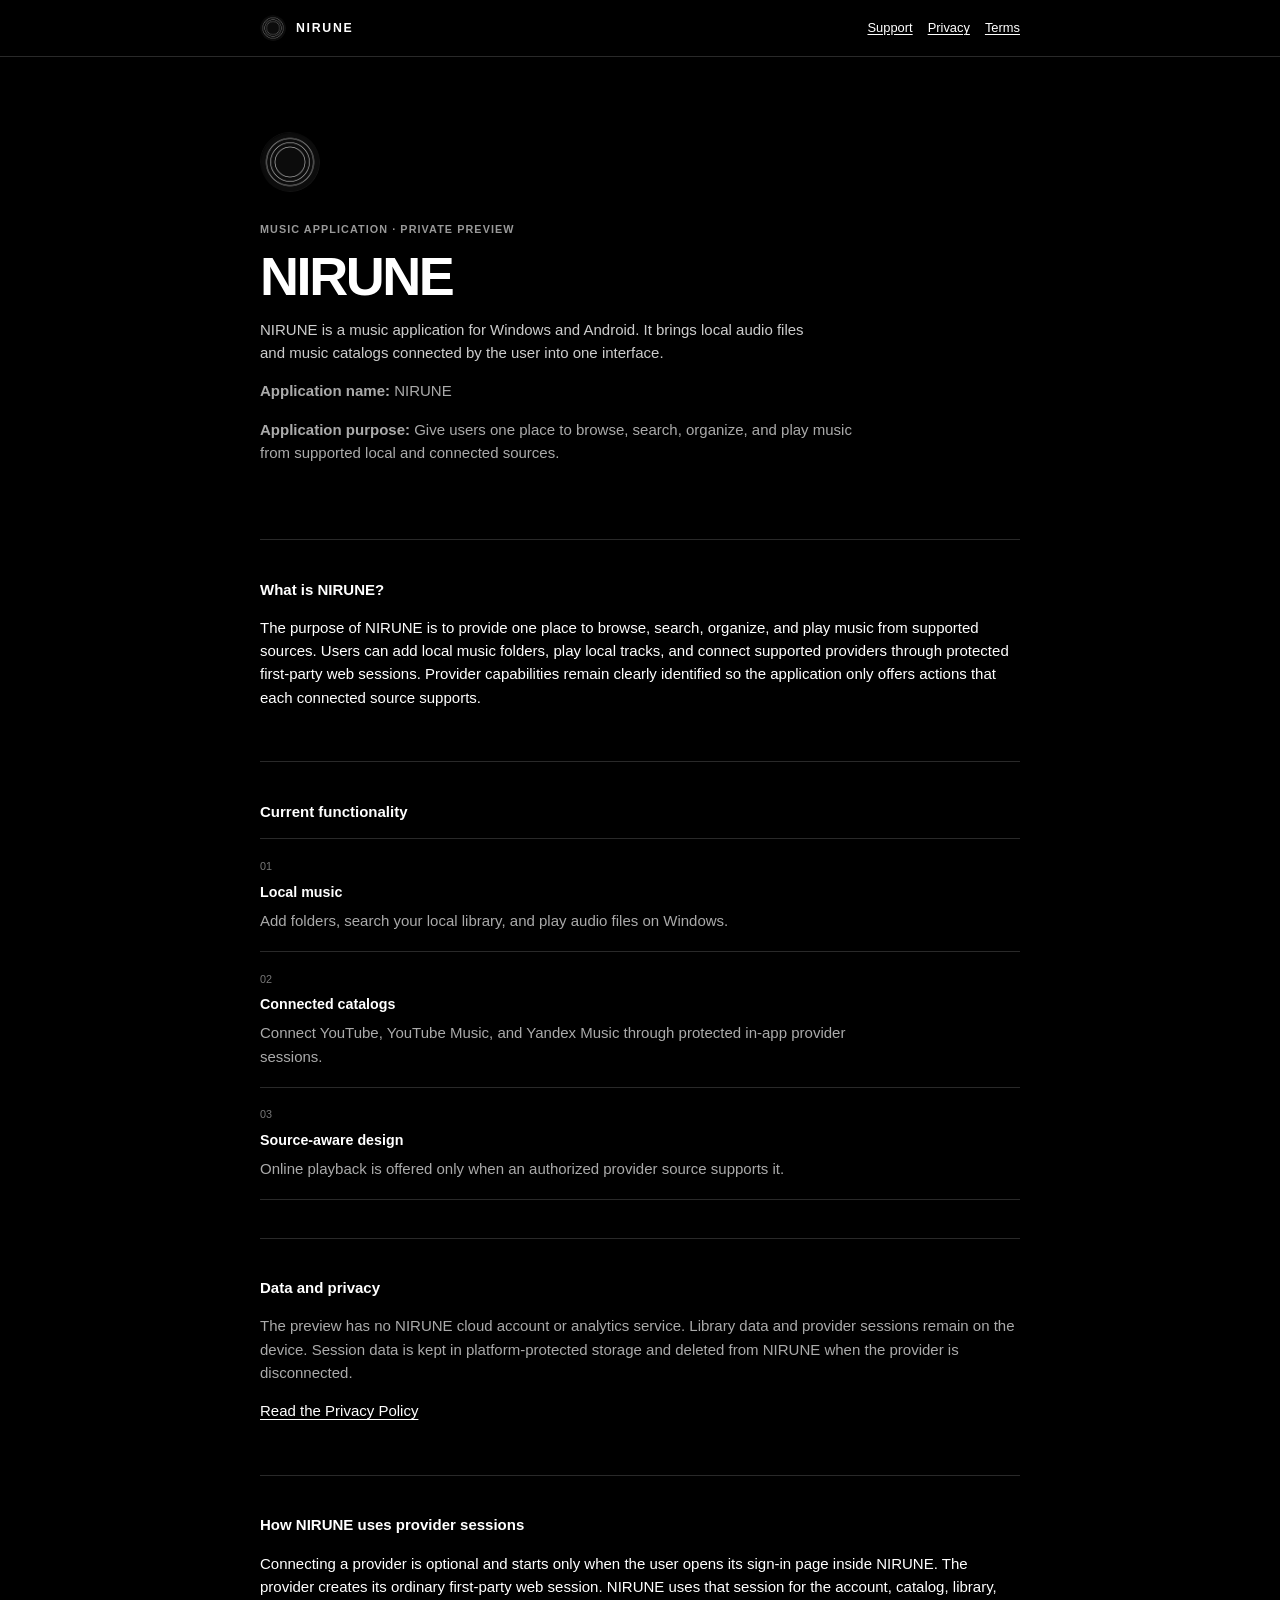
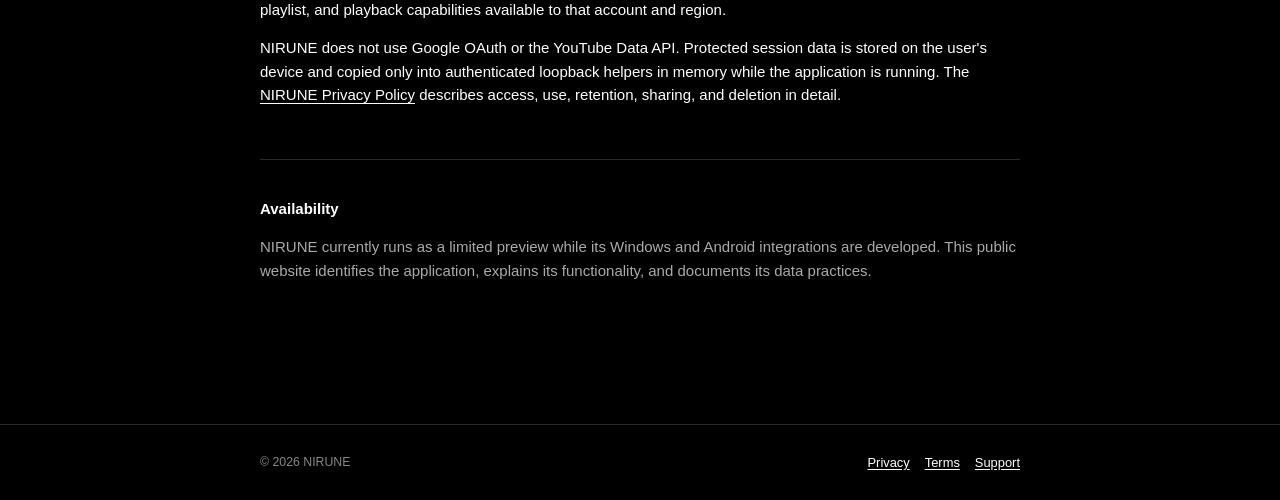
<file: index.html>
<!doctype html>
<html lang="en">
  <head>
    <meta charset="utf-8" />
    <meta name="viewport" content="width=device-width, initial-scale=1" />
    <meta
      name="description"
      content="NIRUNE is a music application for Windows and Android that unifies local audio files and connected music catalogs in one interface."
    />
    <meta name="application-name" content="NIRUNE" />
    <meta name="theme-color" content="#000000" />
    <link rel="canonical" href="https://nirune.site/" />
    <meta property="og:title" content="NIRUNE" />
    <meta property="og:site_name" content="NIRUNE" />
    <meta
      property="og:description"
      content="A music application for Windows and Android that brings local files and connected catalogs into one interface."
    />
    <meta property="og:type" content="website" />
    <meta property="og:url" content="https://nirune.site/" />
    <meta property="og:image" content="https://nirune.site/assets/logo.png" />
    <title>NIRUNE</title>
    <link rel="icon" href="assets/logo.png" />
    <link rel="stylesheet" href="assets/styles.css" />
    <script type="application/ld+json">
      {
        "@context": "https://schema.org",
        "@type": "SoftwareApplication",
        "name": "NIRUNE",
        "url": "https://nirune.site/",
        "applicationCategory": "MultimediaApplication",
        "operatingSystem": "Windows, Android",
        "description": "NIRUNE is a music application for Windows and Android that unifies local audio files and connected music catalogs in one interface."
      }
    </script>
  </head>
  <body>
    <a class="skip-link" href="#main">Skip to content</a>
    <header class="site-header">
      <nav class="nav" aria-label="Primary navigation">
        <a class="brand" href="./">
          <img src="assets/logo.png" alt="" />
          <span>NIRUNE</span>
        </a>
        <div class="nav-links">
          <a href="mailto:slcrmmbr@gmail.com">Support</a>
          <a href="privacy/">Privacy</a>
          <a href="terms/">Terms</a>
        </div>
      </nav>
    </header>

    <main id="main" class="page">
      <section class="intro" aria-labelledby="title">
        <img class="intro-logo" src="assets/logo.png" alt="NIRUNE logo" />
        <span class="status">Music application · Private preview</span>
        <h1 id="title">NIRUNE</h1>
        <p class="lead">
          NIRUNE is a music application for Windows and Android. It brings local
          audio files and music catalogs connected by the user into one interface.
        </p>
        <p class="muted"><strong>Application name:</strong> NIRUNE</p>
        <p class="muted">
          <strong>Application purpose:</strong> Give users one place to browse,
          search, organize, and play music from supported local and connected sources.
        </p>
      </section>

      <section class="section" aria-labelledby="purpose-title">
        <h2 id="purpose-title">What is NIRUNE?</h2>
        <p>
          The purpose of NIRUNE is to provide one place to browse, search, organize,
          and play music from supported sources. Users can add local music folders,
          play local tracks, and connect supported providers through protected
          first-party web sessions. Provider capabilities remain clearly identified
          so the application only offers actions that each connected source supports.
        </p>
      </section>

      <section class="section" aria-labelledby="current-title">
        <h2 id="current-title">Current functionality</h2>
        <div class="grid">
          <article class="card">
            <span class="card-number">01</span>
            <h3>Local music</h3>
            <p>Add folders, search your local library, and play audio files on Windows.</p>
          </article>
          <article class="card">
            <span class="card-number">02</span>
            <h3>Connected catalogs</h3>
            <p>Connect YouTube, YouTube Music, and Yandex Music through protected in-app provider sessions.</p>
          </article>
          <article class="card">
            <span class="card-number">03</span>
            <h3>Source-aware design</h3>
            <p>Online playback is offered only when an authorized provider source supports it.</p>
          </article>
        </div>
      </section>

      <section class="section" aria-labelledby="data-title">
        <h2 id="data-title">Data and privacy</h2>
        <p class="muted">
          The preview has no NIRUNE cloud account or analytics service. Library data
          and provider sessions remain on the device. Session data is kept in
          platform-protected storage and deleted from NIRUNE when the provider is disconnected.
        </p>
        <p><a href="privacy/">Read the Privacy Policy</a></p>
      </section>

      <section class="section" aria-labelledby="provider-data-title">
        <h2 id="provider-data-title">How NIRUNE uses provider sessions</h2>
        <p>
          Connecting a provider is optional and starts only when the user opens its
          sign-in page inside NIRUNE. The provider creates its ordinary first-party
          web session. NIRUNE uses that session for the account, catalog, library,
          playlist, and playback capabilities available to that account and region.
        </p>
        <p>
          NIRUNE does not use Google OAuth or the YouTube Data API. Protected session
          data is stored on the user's device and copied only into authenticated
          loopback helpers in memory while the application is running. The
          <a href="privacy/">NIRUNE Privacy Policy</a> describes access, use,
          retention, sharing, and deletion in detail.
        </p>
      </section>

      <section class="section" aria-labelledby="availability-title">
        <h2 id="availability-title">Availability</h2>
        <p class="muted">
          NIRUNE currently runs as a limited preview while its Windows and Android
          integrations are developed. This public website identifies the application,
          explains its functionality, and documents its data practices.
        </p>
      </section>
    </main>

    <footer class="site-footer">
      <div class="site-footer-inner">
        <span>© 2026 NIRUNE</span>
        <div class="footer-links">
          <a href="privacy/">Privacy</a>
          <a href="terms/">Terms</a>
          <a href="mailto:slcrmmbr@gmail.com">Support</a>
        </div>
      </div>
    </footer>
  </body>
</html>
</file>
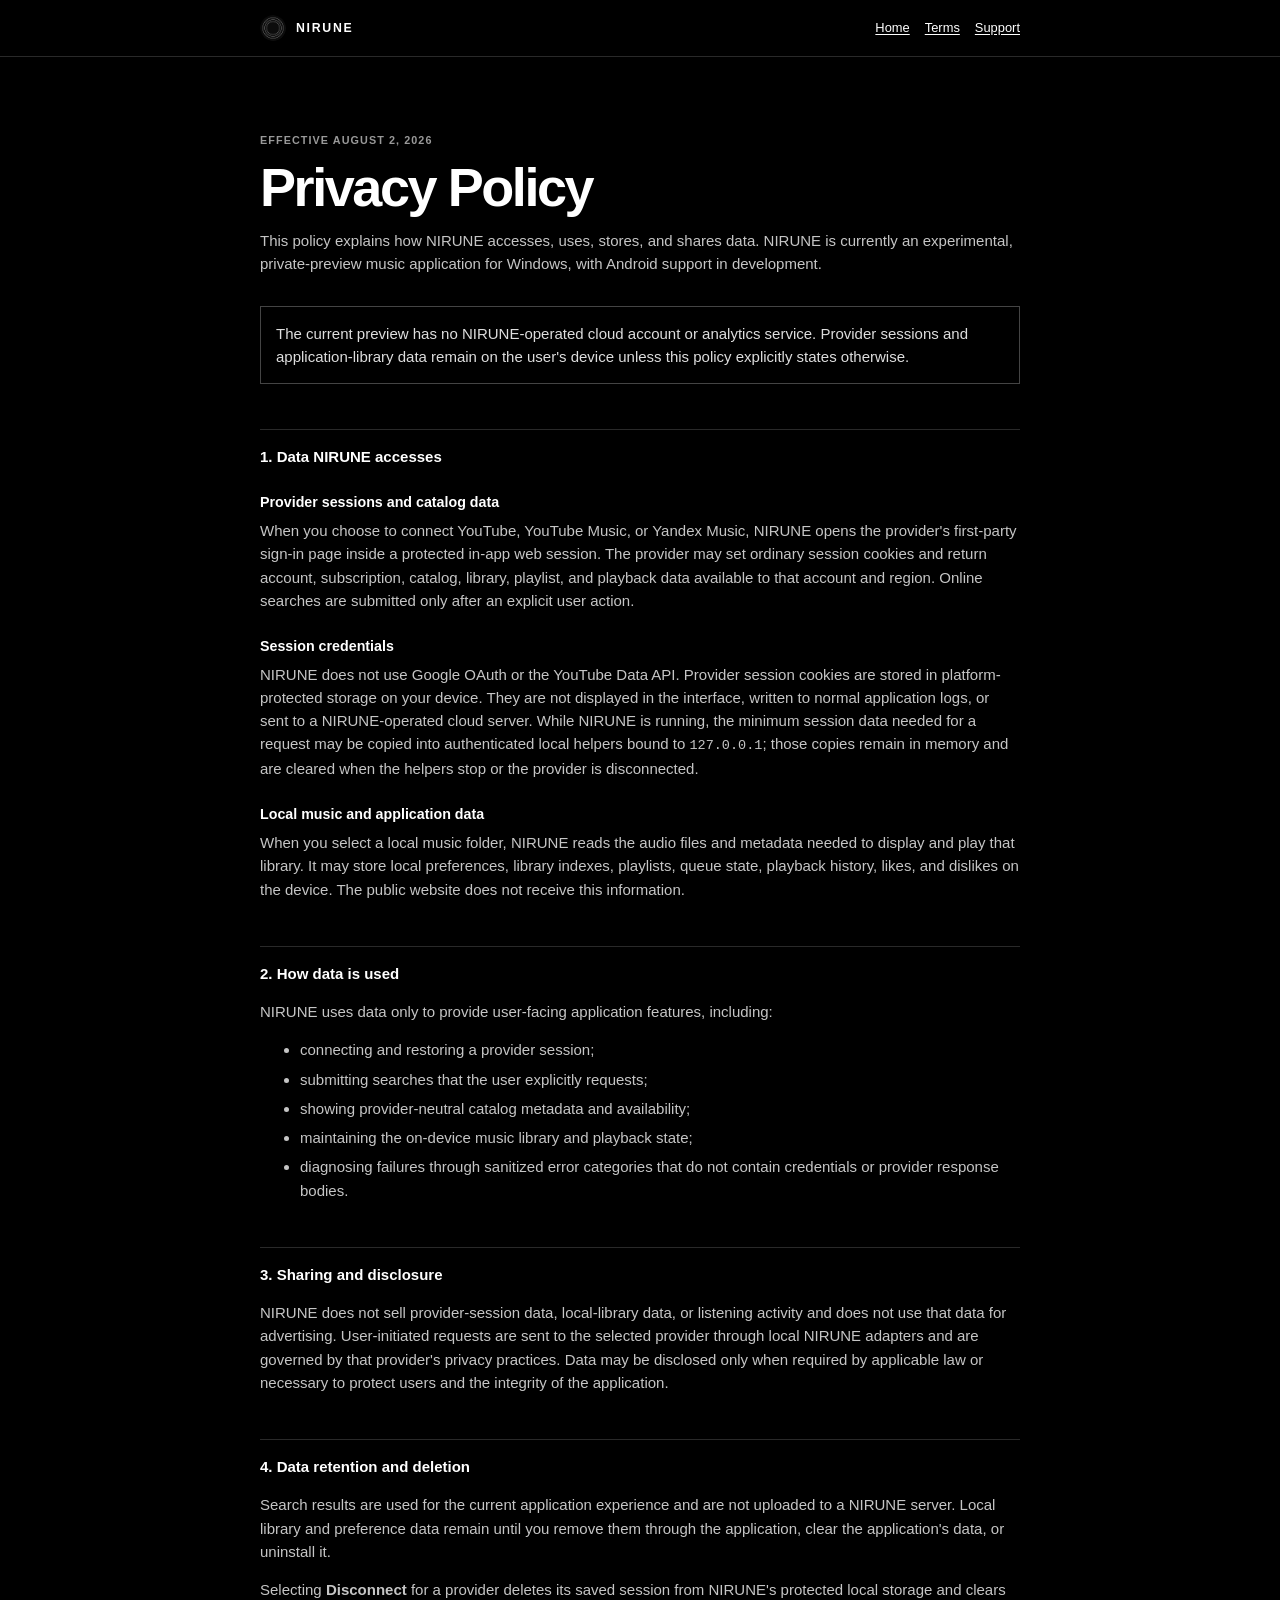
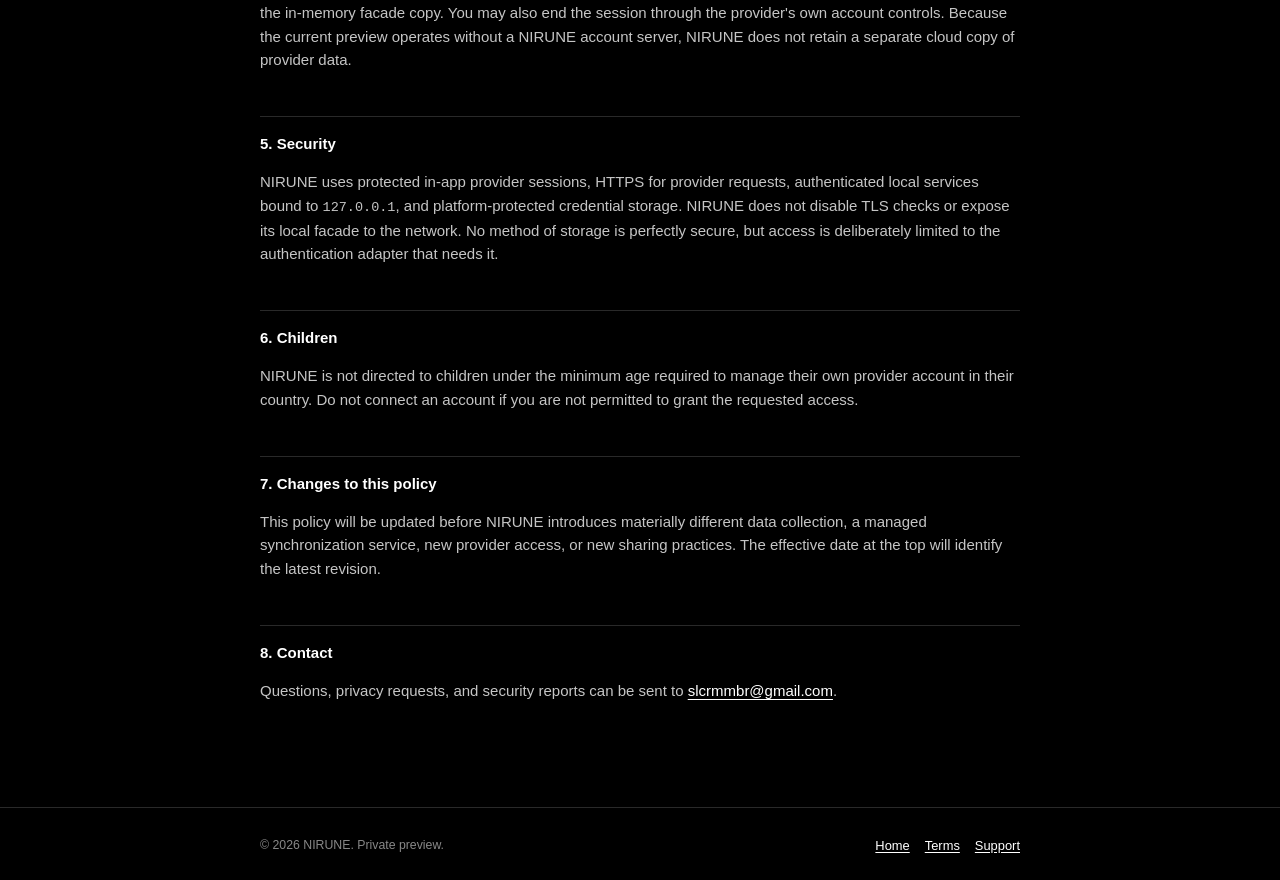
<file: privacy/index.html>
<!doctype html>
<html lang="en">
  <head>
    <meta charset="utf-8" />
    <meta name="viewport" content="width=device-width, initial-scale=1" />
    <meta name="description" content="Privacy Policy for the NIRUNE music application." />
    <meta name="theme-color" content="#06070b" />
    <link rel="canonical" href="https://nirune.site/privacy/" />
    <title>Privacy Policy — NIRUNE</title>
    <link rel="icon" href="../assets/logo.png" />
    <link rel="stylesheet" href="../assets/styles.css" />
  </head>
  <body>
    <a class="skip-link" href="#main">Skip to content</a>
    <header class="site-header">
      <nav class="nav" aria-label="Primary navigation">
        <a class="brand" href="../">
          <img src="../assets/logo.png" alt="" />
          <span>NIRUNE</span>
        </a>
        <div class="nav-links">
          <a href="../">Home</a>
          <a href="../terms/">Terms</a>
          <a href="mailto:slcrmmbr@gmail.com">Support</a>
        </div>
      </nav>
    </header>

    <main id="main" class="page legal">
      <span class="eyebrow">Effective August 2, 2026</span>
      <h1>Privacy Policy</h1>
      <p class="legal-intro">
        This policy explains how NIRUNE accesses, uses, stores, and shares data.
        NIRUNE is currently an experimental, private-preview music application for
        Windows, with Android support in development.
      </p>

      <div class="notice">
        The current preview has no NIRUNE-operated cloud account or analytics
        service. Provider sessions and application-library data remain on the
        user's device unless this policy explicitly states otherwise.
      </div>

      <h2>1. Data NIRUNE accesses</h2>
      <h3>Provider sessions and catalog data</h3>
      <p>
        When you choose to connect YouTube, YouTube Music, or Yandex Music, NIRUNE
        opens the provider's first-party sign-in page inside a protected in-app web
        session. The provider may set ordinary session cookies and return account,
        subscription, catalog, library, playlist, and playback data available to
        that account and region. Online searches are submitted only after an
        explicit user action.
      </p>

      <h3>Session credentials</h3>
      <p>
        NIRUNE does not use Google OAuth or the YouTube Data API. Provider session
        cookies are stored in platform-protected storage on your device. They are
        not displayed in the interface, written to normal application logs, or sent
        to a NIRUNE-operated cloud server. While NIRUNE is running, the minimum
        session data needed for a request may be copied into authenticated local
        helpers bound to <code>127.0.0.1</code>; those copies remain in memory and
        are cleared when the helpers stop or the provider is disconnected.
      </p>

      <h3>Local music and application data</h3>
      <p>
        When you select a local music folder, NIRUNE reads the audio files and
        metadata needed to display and play that library. It may store local
        preferences, library indexes, playlists, queue state, playback history,
        likes, and dislikes on the device. The public website does not receive this
        information.
      </p>

      <h2>2. How data is used</h2>
      <p>NIRUNE uses data only to provide user-facing application features, including:</p>
      <ul>
        <li>connecting and restoring a provider session;</li>
        <li>submitting searches that the user explicitly requests;</li>
        <li>showing provider-neutral catalog metadata and availability;</li>
        <li>maintaining the on-device music library and playback state;</li>
        <li>diagnosing failures through sanitized error categories that do not contain credentials or provider response bodies.</li>
      </ul>

      <h2>3. Sharing and disclosure</h2>
      <p>
        NIRUNE does not sell provider-session data, local-library data, or listening
        activity and does not use that data for advertising. User-initiated requests
        are sent to the selected provider through local NIRUNE adapters and are
        governed by that provider's privacy practices. Data may be disclosed only
        when required by applicable law or necessary to protect users and the
        integrity of the application.
      </p>

      <h2>4. Data retention and deletion</h2>
      <p>
        Search results are used for the current application experience and are not
        uploaded to a NIRUNE server. Local library and preference data remain until
        you remove them through the application, clear the application's data, or
        uninstall it.
      </p>
      <p>
        Selecting <strong>Disconnect</strong> for a provider deletes its saved
        session from NIRUNE's protected local storage and clears the in-memory
        facade copy. You may also end the session through the provider's own account
        controls. Because the current preview operates without a NIRUNE account
        server, NIRUNE does not retain a separate cloud copy of provider data.
      </p>

      <h2>5. Security</h2>
      <p>
        NIRUNE uses protected in-app provider sessions, HTTPS for provider requests,
        authenticated local services bound to <code>127.0.0.1</code>, and
        platform-protected credential storage. NIRUNE does not disable TLS checks or
        expose its local facade to the network. No method of storage is perfectly
        secure, but access is deliberately limited to the authentication adapter
        that needs it.
      </p>

      <h2>6. Children</h2>
      <p>
        NIRUNE is not directed to children under the minimum age required to manage
        their own provider account in their country. Do not connect an account if you
        are not permitted to grant the requested access.
      </p>

      <h2>7. Changes to this policy</h2>
      <p>
        This policy will be updated before NIRUNE introduces materially different
        data collection, a managed synchronization service, new provider access, or
        new sharing practices. The effective date at the top will identify the
        latest revision.
      </p>

      <h2>8. Contact</h2>
      <p>
        Questions, privacy requests, and security reports can be sent to
        <a href="mailto:slcrmmbr@gmail.com">slcrmmbr@gmail.com</a>.
      </p>
    </main>

    <footer class="site-footer">
      <div class="site-footer-inner">
        <span>© 2026 NIRUNE. Private preview.</span>
        <div class="footer-links">
          <a href="../">Home</a>
          <a href="../terms/">Terms</a>
          <a href="mailto:slcrmmbr@gmail.com">Support</a>
        </div>
      </div>
    </footer>
  </body>
</html>
</file>
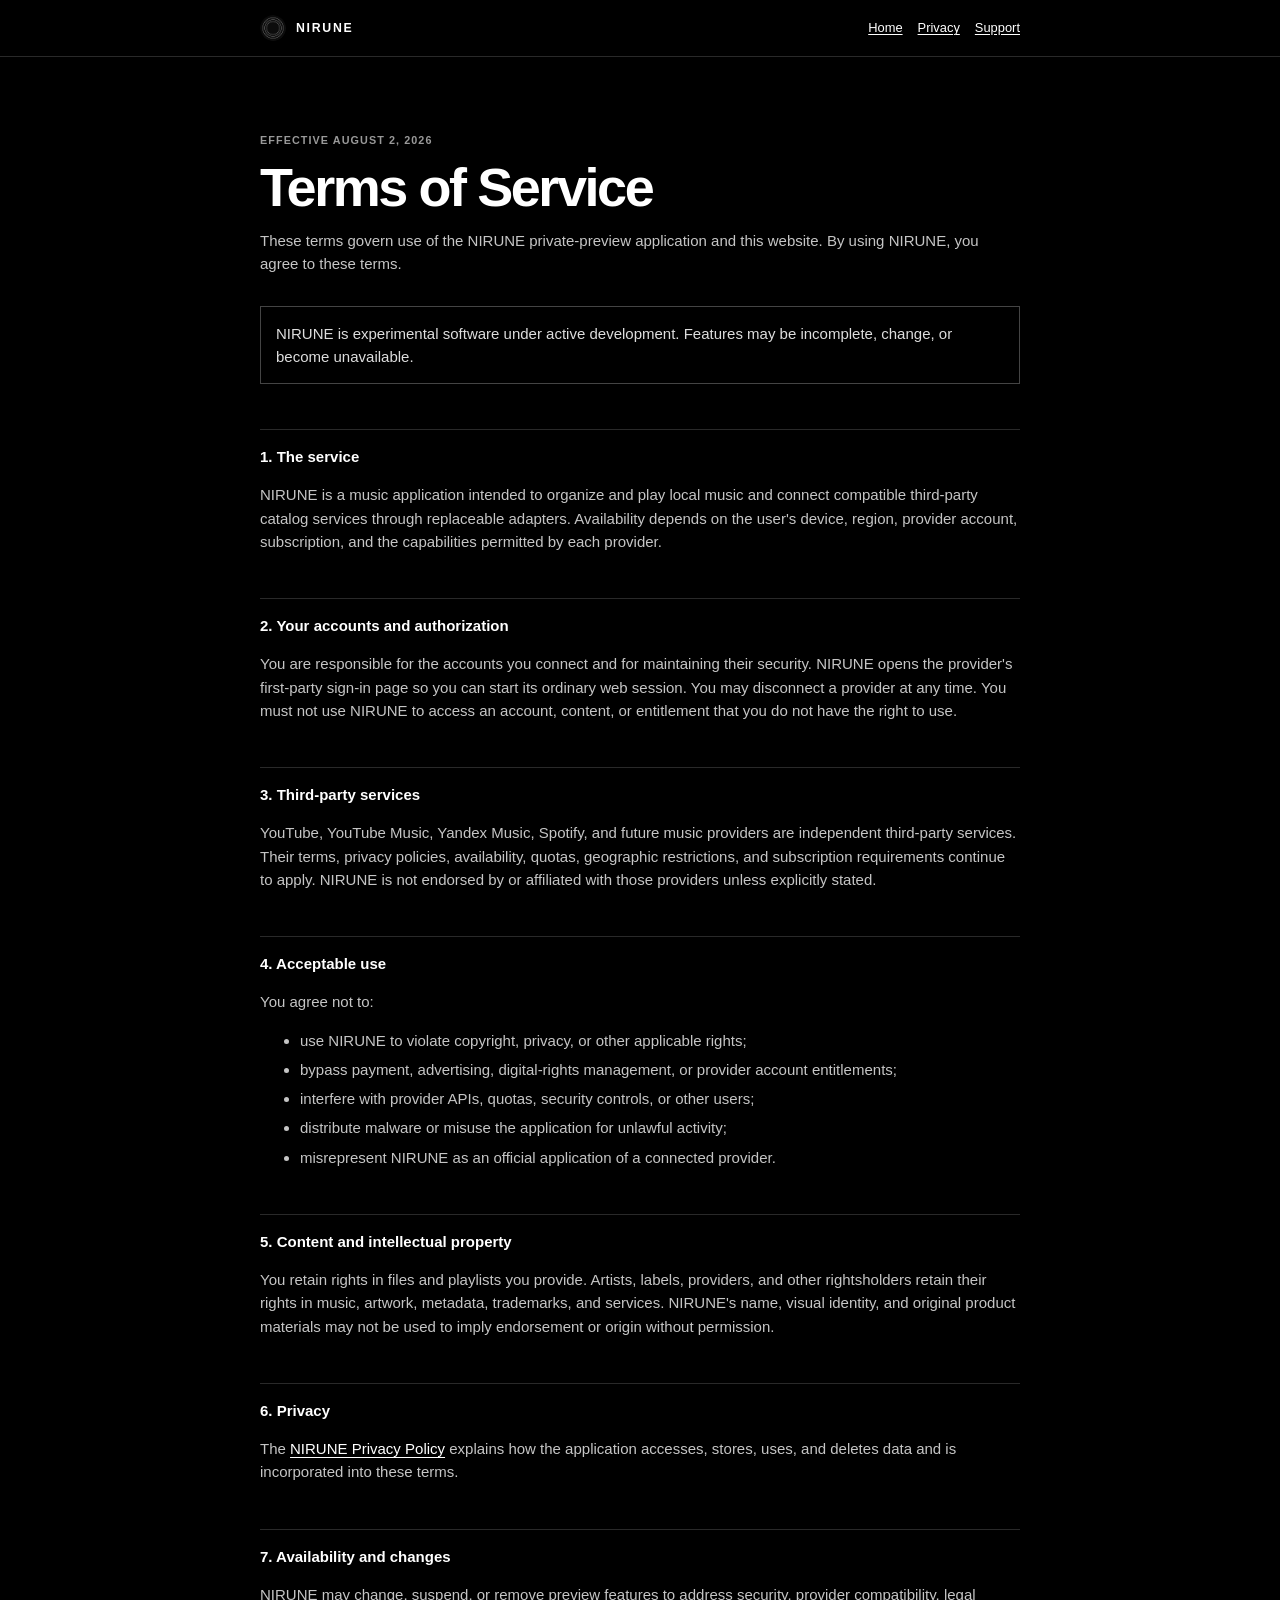
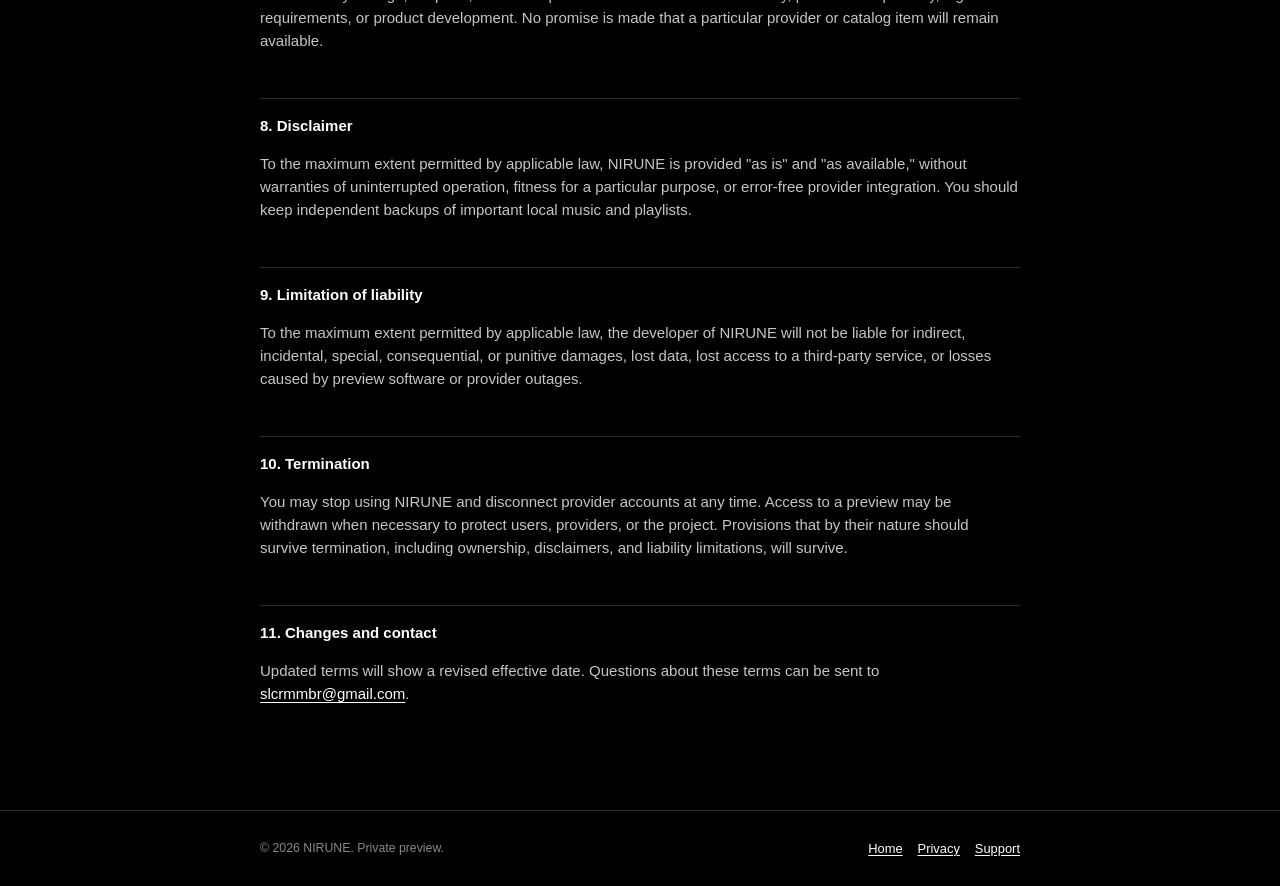
<file: terms/index.html>
<!doctype html>
<html lang="en">
  <head>
    <meta charset="utf-8" />
    <meta name="viewport" content="width=device-width, initial-scale=1" />
    <meta name="description" content="Terms of Service for the NIRUNE music application." />
    <meta name="theme-color" content="#06070b" />
    <link rel="canonical" href="https://nirune.site/terms/" />
    <title>Terms of Service — NIRUNE</title>
    <link rel="icon" href="../assets/logo.png" />
    <link rel="stylesheet" href="../assets/styles.css" />
  </head>
  <body>
    <a class="skip-link" href="#main">Skip to content</a>
    <header class="site-header">
      <nav class="nav" aria-label="Primary navigation">
        <a class="brand" href="../">
          <img src="../assets/logo.png" alt="" />
          <span>NIRUNE</span>
        </a>
        <div class="nav-links">
          <a href="../">Home</a>
          <a href="../privacy/">Privacy</a>
          <a href="mailto:slcrmmbr@gmail.com">Support</a>
        </div>
      </nav>
    </header>

    <main id="main" class="page legal">
      <span class="eyebrow">Effective August 2, 2026</span>
      <h1>Terms of Service</h1>
      <p class="legal-intro">
        These terms govern use of the NIRUNE private-preview application and this
        website. By using NIRUNE, you agree to these terms.
      </p>

      <div class="notice">
        NIRUNE is experimental software under active development. Features may be
        incomplete, change, or become unavailable.
      </div>

      <h2>1. The service</h2>
      <p>
        NIRUNE is a music application intended to organize and play local music and
        connect compatible third-party catalog services through replaceable
        adapters. Availability depends on the user's device, region, provider
        account, subscription, and the capabilities permitted by each provider.
      </p>

      <h2>2. Your accounts and authorization</h2>
      <p>
        You are responsible for the accounts you connect and for maintaining their
        security. NIRUNE opens the provider's first-party sign-in page so you can
        start its ordinary web session. You may disconnect a provider at any time.
        You must not use NIRUNE to access an account, content, or entitlement that
        you do not have the right to use.
      </p>

      <h2>3. Third-party services</h2>
      <p>
        YouTube, YouTube Music, Yandex Music, Spotify, and future music providers
        are independent third-party services. Their terms, privacy policies,
        availability, quotas, geographic restrictions, and subscription
        requirements continue to apply. NIRUNE is not endorsed by or affiliated
        with those providers unless explicitly stated.
      </p>

      <h2>4. Acceptable use</h2>
      <p>You agree not to:</p>
      <ul>
        <li>use NIRUNE to violate copyright, privacy, or other applicable rights;</li>
        <li>bypass payment, advertising, digital-rights management, or provider account entitlements;</li>
        <li>interfere with provider APIs, quotas, security controls, or other users;</li>
        <li>distribute malware or misuse the application for unlawful activity;</li>
        <li>misrepresent NIRUNE as an official application of a connected provider.</li>
      </ul>

      <h2>5. Content and intellectual property</h2>
      <p>
        You retain rights in files and playlists you provide. Artists, labels,
        providers, and other rightsholders retain their rights in music, artwork,
        metadata, trademarks, and services. NIRUNE's name, visual identity, and
        original product materials may not be used to imply endorsement or origin
        without permission.
      </p>

      <h2>6. Privacy</h2>
      <p>
        The <a href="../privacy/">NIRUNE Privacy Policy</a> explains how the
        application accesses, stores, uses, and deletes data and is incorporated
        into these terms.
      </p>

      <h2>7. Availability and changes</h2>
      <p>
        NIRUNE may change, suspend, or remove preview features to address security,
        provider compatibility, legal requirements, or product development. No
        promise is made that a particular provider or catalog item will remain
        available.
      </p>

      <h2>8. Disclaimer</h2>
      <p>
        To the maximum extent permitted by applicable law, NIRUNE is provided "as
        is" and "as available," without warranties of uninterrupted operation,
        fitness for a particular purpose, or error-free provider integration. You
        should keep independent backups of important local music and playlists.
      </p>

      <h2>9. Limitation of liability</h2>
      <p>
        To the maximum extent permitted by applicable law, the developer of NIRUNE
        will not be liable for indirect, incidental, special, consequential, or
        punitive damages, lost data, lost access to a third-party service, or losses
        caused by preview software or provider outages.
      </p>

      <h2>10. Termination</h2>
      <p>
        You may stop using NIRUNE and disconnect provider accounts at any time.
        Access to a preview may be withdrawn when necessary to protect users,
        providers, or the project. Provisions that by their nature should survive
        termination, including ownership, disclaimers, and liability limitations,
        will survive.
      </p>

      <h2>11. Changes and contact</h2>
      <p>
        Updated terms will show a revised effective date. Questions about these
        terms can be sent to
        <a href="mailto:slcrmmbr@gmail.com">slcrmmbr@gmail.com</a>.
      </p>
    </main>

    <footer class="site-footer">
      <div class="site-footer-inner">
        <span>© 2026 NIRUNE. Private preview.</span>
        <div class="footer-links">
          <a href="../">Home</a>
          <a href="../privacy/">Privacy</a>
          <a href="mailto:slcrmmbr@gmail.com">Support</a>
        </div>
      </div>
    </footer>
  </body>
</html>
</file>
<file: assets/styles.css>
:root {
  color-scheme: dark;
  font-family: Arial, Helvetica, sans-serif;
  font-size: 15px;
  line-height: 1.55;
  color: #fff;
  background: #000;
}

* {
  box-sizing: border-box;
}

body {
  min-height: 100vh;
  margin: 0;
  color: #fff;
  background: #000;
}

a {
  color: #fff;
  text-underline-offset: 0.18em;
}

a:hover,
a:focus-visible {
  text-decoration-thickness: 2px;
}

.skip-link {
  position: absolute;
  top: -4rem;
  left: 1rem;
  padding: 0.6rem 0.8rem;
  color: #000;
  background: #fff;
}

.skip-link:focus {
  top: 1rem;
}

.site-header,
.site-footer {
  border-color: #292929;
  border-style: solid;
  border-width: 0;
}

.site-header {
  border-bottom-width: 1px;
}

.site-footer {
  border-top-width: 1px;
}

.nav,
.page,
.site-footer-inner {
  width: min(calc(100% - 2rem), 760px);
  margin-inline: auto;
}

.nav,
.site-footer-inner {
  display: flex;
  align-items: center;
  justify-content: space-between;
  gap: 1.5rem;
}

.nav {
  min-height: 3.75rem;
}

.brand {
  display: inline-flex;
  align-items: center;
  gap: 0.65rem;
  font-size: 0.82rem;
  font-weight: 700;
  letter-spacing: 0.14em;
  text-decoration: none;
}

.brand img {
  width: 1.75rem;
  height: 1.75rem;
  border-radius: 50%;
}

.nav-links,
.footer-links {
  display: flex;
  flex-wrap: wrap;
  gap: 1rem;
  font-size: 0.86rem;
}

.page {
  padding-top: 5rem;
  padding-bottom: 6rem;
}

.intro {
  max-width: 620px;
  padding-bottom: 4rem;
}

.intro-logo {
  width: 4rem;
  height: 4rem;
  margin-bottom: 1.5rem;
  border-radius: 50%;
}

h1,
h2,
h3,
p {
  margin-top: 0;
}

h1 {
  margin-bottom: 1rem;
  font-size: clamp(2.2rem, 7vw, 3.6rem);
  line-height: 1;
  letter-spacing: -0.045em;
}

h2 {
  margin-bottom: 1rem;
  font-size: 1rem;
}

h3 {
  margin-bottom: 0.4rem;
  font-size: 0.95rem;
}

.lead {
  max-width: 560px;
  color: #ccc;
  font-size: 1rem;
}

.status,
.eyebrow {
  display: block;
  margin-bottom: 0.75rem;
  color: #999;
  font-size: 0.72rem;
  font-weight: 700;
  letter-spacing: 0.1em;
  text-transform: uppercase;
}

.section {
  padding: 2.5rem 0;
  border-top: 1px solid #292929;
}

.section-heading {
  max-width: 620px;
  margin-bottom: 1.5rem;
}

.section-heading p,
.muted,
.legal-intro {
  color: #aaa;
}

.grid {
  display: grid;
  gap: 0;
  border-top: 1px solid #292929;
}

.card {
  min-height: auto;
  padding: 1.25rem 0;
  border-bottom: 1px solid #292929;
}

.card-number {
  display: block;
  margin-bottom: 0.4rem;
  color: #777;
  font-size: 0.72rem;
}

.card p {
  max-width: 600px;
  margin-bottom: 0;
  color: #aaa;
}

.trust-panel {
  display: block;
}

.trust-panel ul {
  margin: 1.5rem 0 0;
  padding: 0;
  list-style: none;
}

.trust-panel li {
  padding: 0.8rem 0;
  border-top: 1px solid #292929;
}

.actions {
  display: flex;
  flex-wrap: wrap;
  gap: 0.75rem;
  margin-top: 1.5rem;
}

.button {
  display: inline-block;
  padding: 0.55rem 0.75rem;
  border: 1px solid #fff;
  text-decoration: none;
}

.button.primary {
  color: #000;
  background: #fff;
}

.legal {
  max-width: 760px;
}

.legal h1 {
  margin-bottom: 1rem;
}

.legal h2 {
  margin-top: 3rem;
  padding-top: 1rem;
  border-top: 1px solid #292929;
  font-size: 1rem;
}

.legal h3 {
  margin-top: 1.5rem;
}

.legal p,
.legal li {
  color: #c5c5c5;
}

.legal li + li {
  margin-top: 0.4rem;
}

.notice {
  margin: 2rem 0;
  padding: 1rem;
  border: 1px solid #444;
  color: #ddd;
}

.site-footer-inner {
  min-height: 5rem;
  color: #888;
  font-size: 0.82rem;
}

code {
  font-size: 0.9em;
}

@media (max-width: 560px) {
  .nav-links a:first-child {
    display: none;
  }

  .page {
    padding-top: 3.5rem;
  }

  .site-footer-inner {
    align-items: flex-start;
    flex-direction: column;
    justify-content: center;
  }
}
</file>
